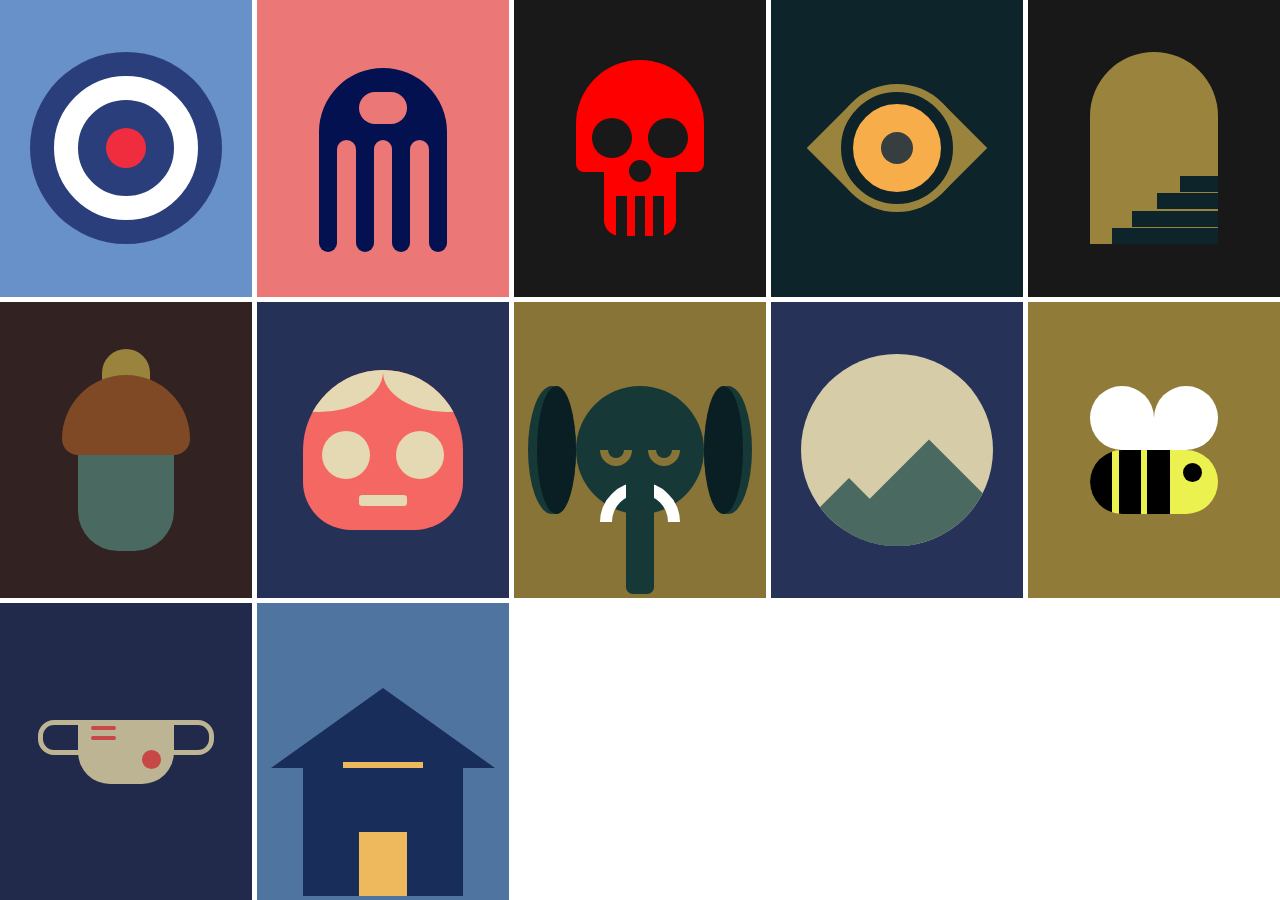
<file: custom-shapes/index.html>
<!DOCTYPE html>
<html lang="en">
    <head>
        <meta charset="UTF-8" />
        <meta name="viewport" content="width=device-width, initial-scale=1.0" />
        <meta name="author" content="Miroslav Popovich" />
        <meta name="description" content="MirosShapes" />
        <link
            rel="icon"
            href="https://res.cloudinary.com/diebeaf02/image/upload/v1698270643/Repos/codingIcon_wukdk4.png"
            type="image/x-icon" />
        <!-- STYLESHEET -->
        <link rel="stylesheet" href="./css/reset.css" />
        <link rel="stylesheet" href="./css/style.css" />
        <title>MirosShapes</title>
    </head>
    <body>
        <div class="shape-1">
            <span> </span>
            <span> </span>
            <span> </span>
        </div>
        <div class="shape-2">
            <div>
                <span></span>
                <span></span>
                <span></span>
                <span></span>
                <span></span>
                <span></span>
                <span></span>
                <span></span>
            </div>
        </div>
        <div class="shape-3">
            <div>
                <span></span>
                <span></span>
                <span></span>
            </div>
            <div>
                <span></span>
                <span></span>
                <span></span>
            </div>
        </div>
        <div class="shape-4">
            <span></span>
            <span></span>
            <span></span>
        </div>
        <div class="shape-5">
            <div>
                <span></span>
                <span></span>
                <span></span>
                <span></span>
            </div>
        </div>
        <div class="shape-6">
            <span></span>
            <span></span>
            <span></span>
        </div>
        <div class="shape-7">
            <div>
                <span></span>
                <span></span>
                <span></span>
                <span></span>
                <span></span>
            </div>
        </div>
        <div class="shape-8">
            <div></div>
            <div>
                <span></span>
                <span></span>
                <span></span>
            </div>
            <div></div>
            <div></div>
        </div>
        <div class="shape-9">
            <span></span>
        </div>
        <div class="shape-10">
            <div>
                <span></span>
                <span></span>
            </div>
            <div>
                <span></span>
                <span></span>
                <span></span>
                <span></span>
            </div>
        </div>
        <div class="shape-11">
            <div></div>
            <div>
                <span></span>
                <span></span>
                <span></span>
            </div>
            <div></div>
        </div>
        <div class="shape-12">
            <span></span>
            <span></span>
        </div>
    </body>
</html>
</file>
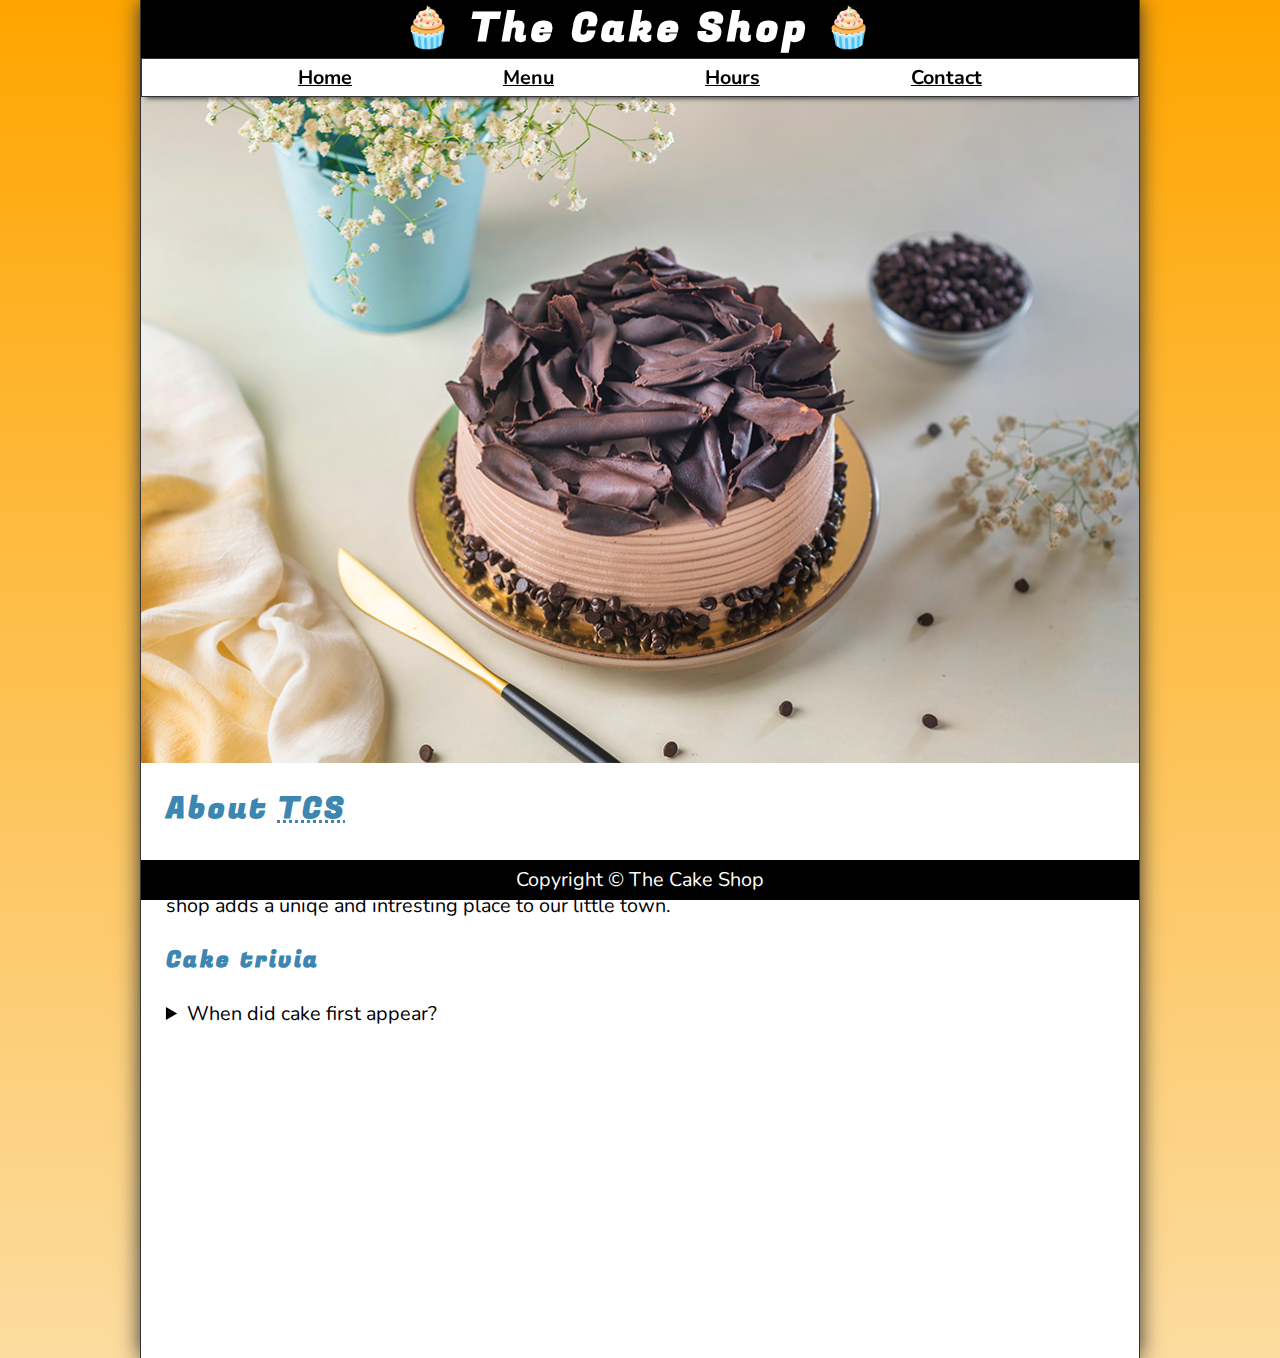
<file: cake-shop/about.html>
<!DOCTYPE html>
<html lang="en">
    <head>
        <meta charset="UTF-8" />
        <meta name="viewport" content="width=device-width, initial-scale=1.0" />
        <meta name="author" content="Miroslav Popovich" />
        <meta name="description" content="About The Cake shop" />
        <title>About The Cake shop</title>
        <link rel="icon" href="cake.png" type="image/x-icon" />
        <link rel="stylesheet" href="./css/style.css" />
    </head>
    <body>
        <header class="header">
            <h1 class="header__h1">The Cake Shop</h1>
            <nav class="header__nav">
                <ul class="header__ul">
                    <li>
                        <a href="/">Home</a>
                    </li>
                    <li>
                        <a href="/#menu">Menu</a>
                    </li>
                    <li>
                        <a href="hours.html">Hours</a>
                    </li>
                    <li>
                        <a href="contacts.html">Contact</a>
                    </li>
                </ul>
            </nav>
        </header>
        <section class="hero">
            <figure>
                <img
                    src="./img/delicious_cake.png"
                    alt="Cakes and Drinks"
                    title="We love cakes and drinks!"
                    width="1000"
                    height="667"
                />
                <figcaption class="offscreen">
                    Try our delicious cakes!
                </figcaption>
            </figure>
        </section>
        <main class="main">
            <article id="about" class="main__article about">
                <h2>About <abbr title="The Cake Shop">TCS</abbr></h2>
                <p>
                    <abbr title="The Cake Shop">LTS</abbr> was found in
                    <time datetime="2022">2023</time>. Our shop was built from
                    <strong>local group of cake makers</strong> 🧁🧁🧁. We hope
                    our cake shop adds a uniqe and intresting place to our
                    little town.
                </p>
                <aside class="about__trivia">
                    <h3>Cake trivia</h3>
                    <details>
                        <summary>When did cake first appear?</summary>
                        <p class="about__trivia-answer">
                            The history of cake dates back to ancient times. The
                            first cakes were very different from what we eat
                            today. They were more bread-like and sweetened with
                            honey. Nuts and dried fruits were often added.
                            According to the food historians, the ancient
                            Egyptians were the first culture to show evidence of
                            advanced baking skills. The Oxford English
                            Dictionary traces the English word cake back to the
                            13th century. It is a derivation of 'kaka', an Old
                            Norse word. Medieval European bakers often made
                            fruitcakes and gingerbread. These foods could last
                            for many months.
                        </p>
                        <p class="about__trivia-answer">
                            According to the food historians, the precursors of
                            modern cakes (round ones with icing) were first
                            baked in Europe sometime in the mid-17th century.
                            This is due to primarily to advances in technology
                            (more reliable ovens, manufacture/availability of
                            food molds) and ingredient availability (refined
                            sugar). At that time cake hoops--round molds for
                            shaping cakes that were placed on flat baking
                            trays--were popular. They could be made of metal,
                            wood or paper. Some were adjustable. Cake pans were
                            sometimes used. The first icing were usually a
                            boiled composition of the finest available sugar,
                            egg whites and [sometimes] flavorings. This icing
                            was poured on the cake. The cake was then returned
                            to the oven for a while. When removed the icing
                            cooled quickly to form a hard, glossy [ice-like]
                            covering. Many cakes made at this time still
                            contained dried fruits (raisins, currants, citrons).
                        </p>
                        <p class="about__trivia-answer">
                            It was not until the middle of the 19th century that
                            cake as we know it today (made with extra refined
                            white flour and baking powder instead of yeast)
                            arrived on the scene. A brief history of baking
                            powder. The Cassell's New Universal Cookery Book
                            [London, <time datetime="1894">1894</time>] contains
                            a recipe for layer cake, American (p.
                            <time datetime="1031">1031</time>). Butter-cream
                            frostings (using butter, cream, confectioners
                            [powdered] sugar and flavorings) began replacing
                            traditional boiled icings in first few decades 20th
                            century. In France, Antonin Careme [<time
                                datetime="1784"
                                >1784</time
                            >
                            - <time datetime="1833">1833</time>] is considered
                            THE premier historic chef of the modern pastry/cake
                            world. You will find references to him in French
                            culinary history books.
                        </p>
                        <p>
                            Source:
                            <cite>
                                <a
                                    href="https://www.foodtimeline.org/"
                                    target="_blank"
                                >
                                    The food timeline
                                </a>
                            </cite>
                        </p>
                    </details>
                </aside>
            </article>
        </main>
        <footer class="footer">
            <p>
                <span class="nowrap">Copyright &copy;</span>
                <span class="nowrap">The Cake Shop</span>
            </p>
        </footer>
    </body>
</html>
</file>
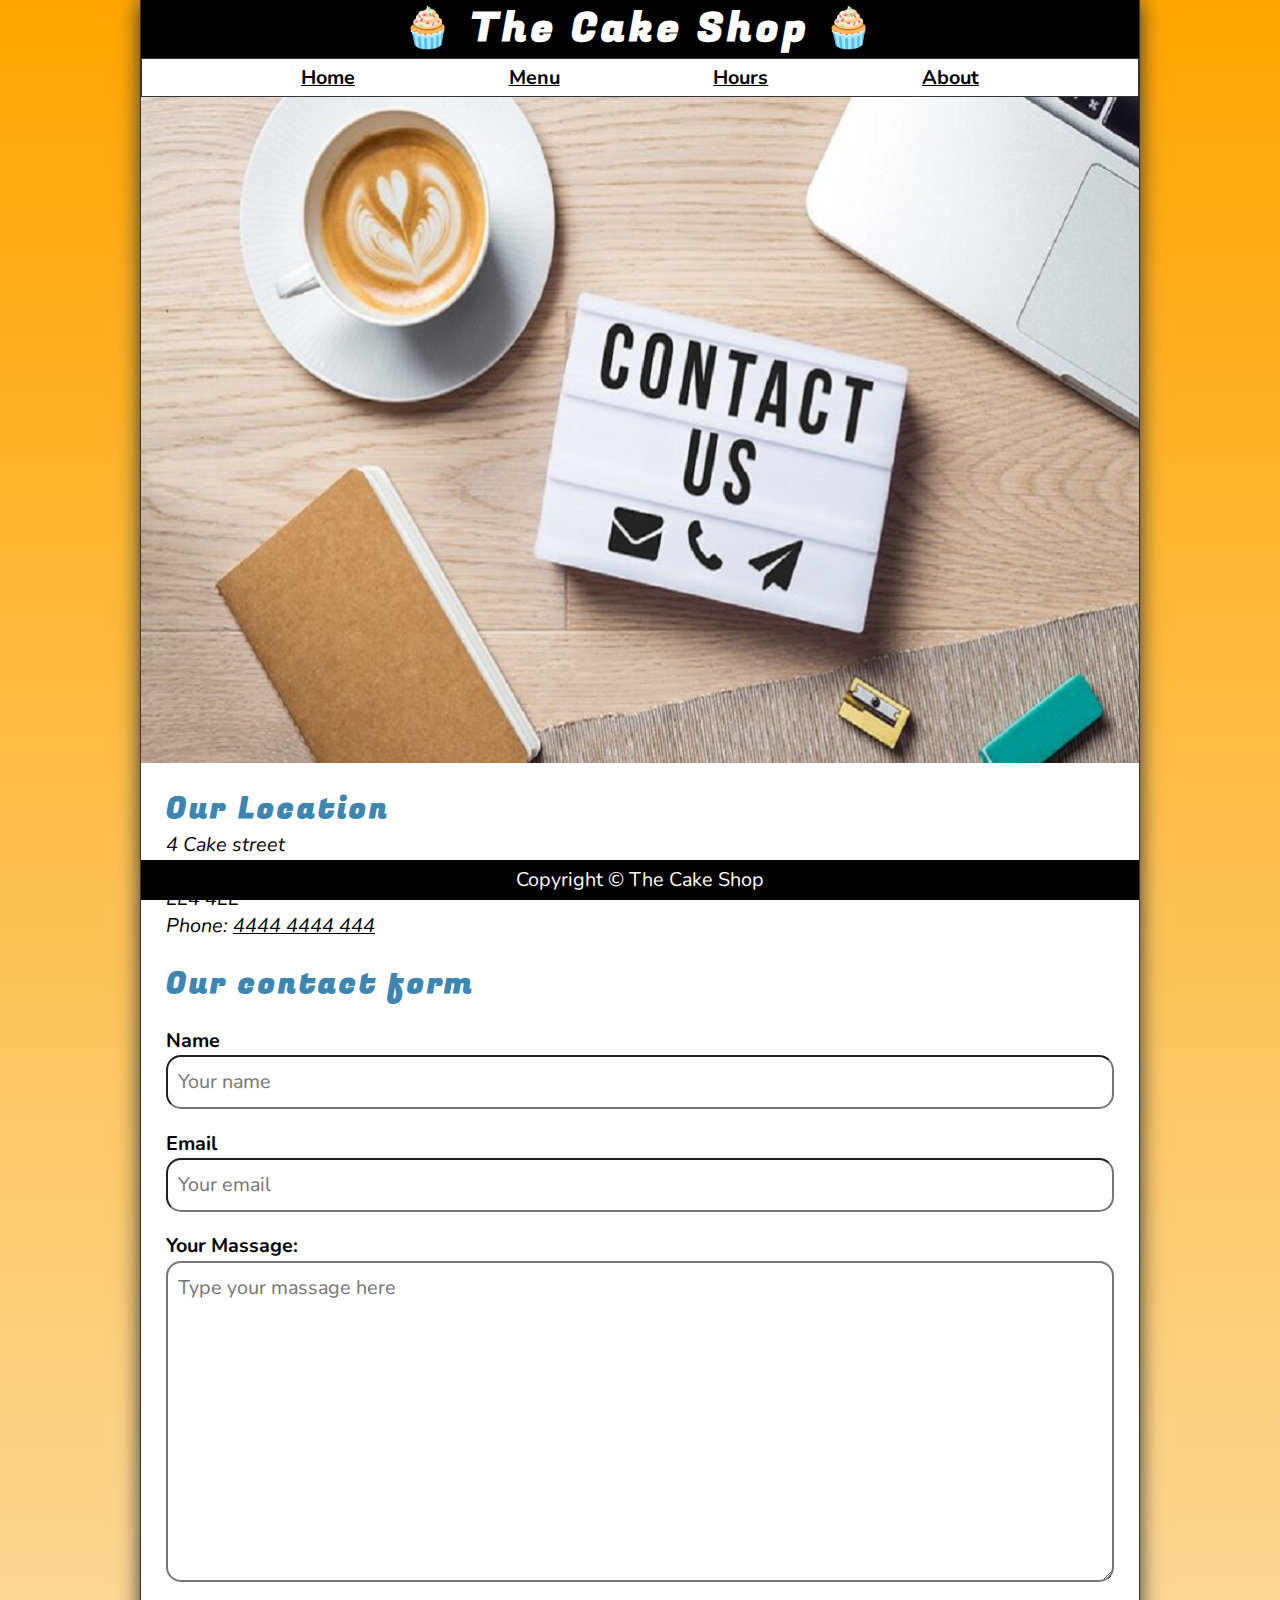
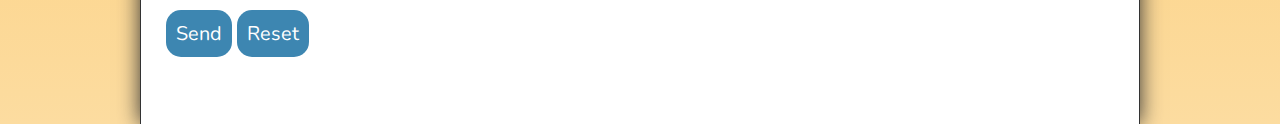
<file: cake-shop/contacts.html>
<!DOCTYPE html>
<html lang="en">
    <head>
        <meta charset="UTF-8" />
        <meta name="viewport" content="width=device-width, initial-scale=1.0" />
        <meta name="author" content="Miroslav Popovich" />
        <meta name="description" content="Cake shop Contact Information" />
        <title>Contact us - TCS</title>
        <link rel="icon" href="cake.png" type="image/x-icon" />
        <link rel="stylesheet" href="./css/style.css" />
    </head>
    <body>
        <header class="head">
            <h1 class="header__h1">The Cake Shop</h1>
            <nav class="header__nav">
                <ul class="header__ul">
                    <li>
                        <a href="/">Home</a>
                    </li>
                    <li>
                        <a href="/#menu">Menu</a>
                    </li>
                    <li>
                        <a href="hours.html">Hours</a>
                    </li>
                    <li>
                        <a href="about.html">About</a>
                    </li>
                </ul>
            </nav>
        </header>
        <section class="hero">
            <figure>
                <img
                    src="./img/cake_and_drinks_contact_us.png"
                    alt="Contact Us"
                    title="Do not hesitate to contact us!"
                    width="1000"
                    height="667"
                />
                <figcaption class="offscreen">
                    Do not hesitate to contact The Cake Shop!
                </figcaption>
            </figure>
        </section>
        <main class="main">
            <!--Our content-->
            <article class="main__article contact">
                <h2 class="contact__h2">Our Location</h2>
                <address>
                    4 Cake street <br />
                    London <br />
                    LL4 4LL <br />
                    Phone: <a href="tel:+44444444444">4444 4444 444</a>
                </address>
            </article>
            <article class="main__article contact">
                <h2 class="contact__h2">Our contact form</h2>
                <form
                    action="http://httpbin.org/get"
                    method="get"
                    class="contact_form"
                >
                    <fieldset class="contact__fieldset">
                        <legend class="offscreen">Send Us A Massage</legend>
                        <p class="contact__p">
                            <label class="contact__label" for="name">
                                Name
                            </label>
                            <input
                                class="contact__input"
                                type="text"
                                name="name"
                                id="name"
                                placeholder="Your name"
                                required
                            />
                        </p>
                        <p class="contact__p">
                            <label class="contact__label" for="name">
                                Email
                            </label>
                            <input
                                class="contact__input"
                                type="email"
                                name="email"
                                id="email"
                                placeholder="Your email"
                                required
                            />
                        </p>
                        <p class="contact__p">
                            <label class="contact__label" for="massage">
                                Your Massage:
                            </label>
                            <textarea
                                class="contact__textarea"
                                name="massage"
                                id="massage"
                                cols="30"
                                rows="10"
                                placeholder="Type your massage here"
                            ></textarea>
                        </p>
                    </fieldset>
                    <button class="contact__buttons" type="submit">Send</button>
                    <button class="contact__buttons" type="reset">Reset</button>
                </form>
            </article>
        </main>
        <footer class="footer">
            <p>
                <span class="nowrap">Copyright &copy;</span>
                <span class="nowrap">The Cake Shop</span>
            </p>
        </footer>
    </body>
</html>
</file>
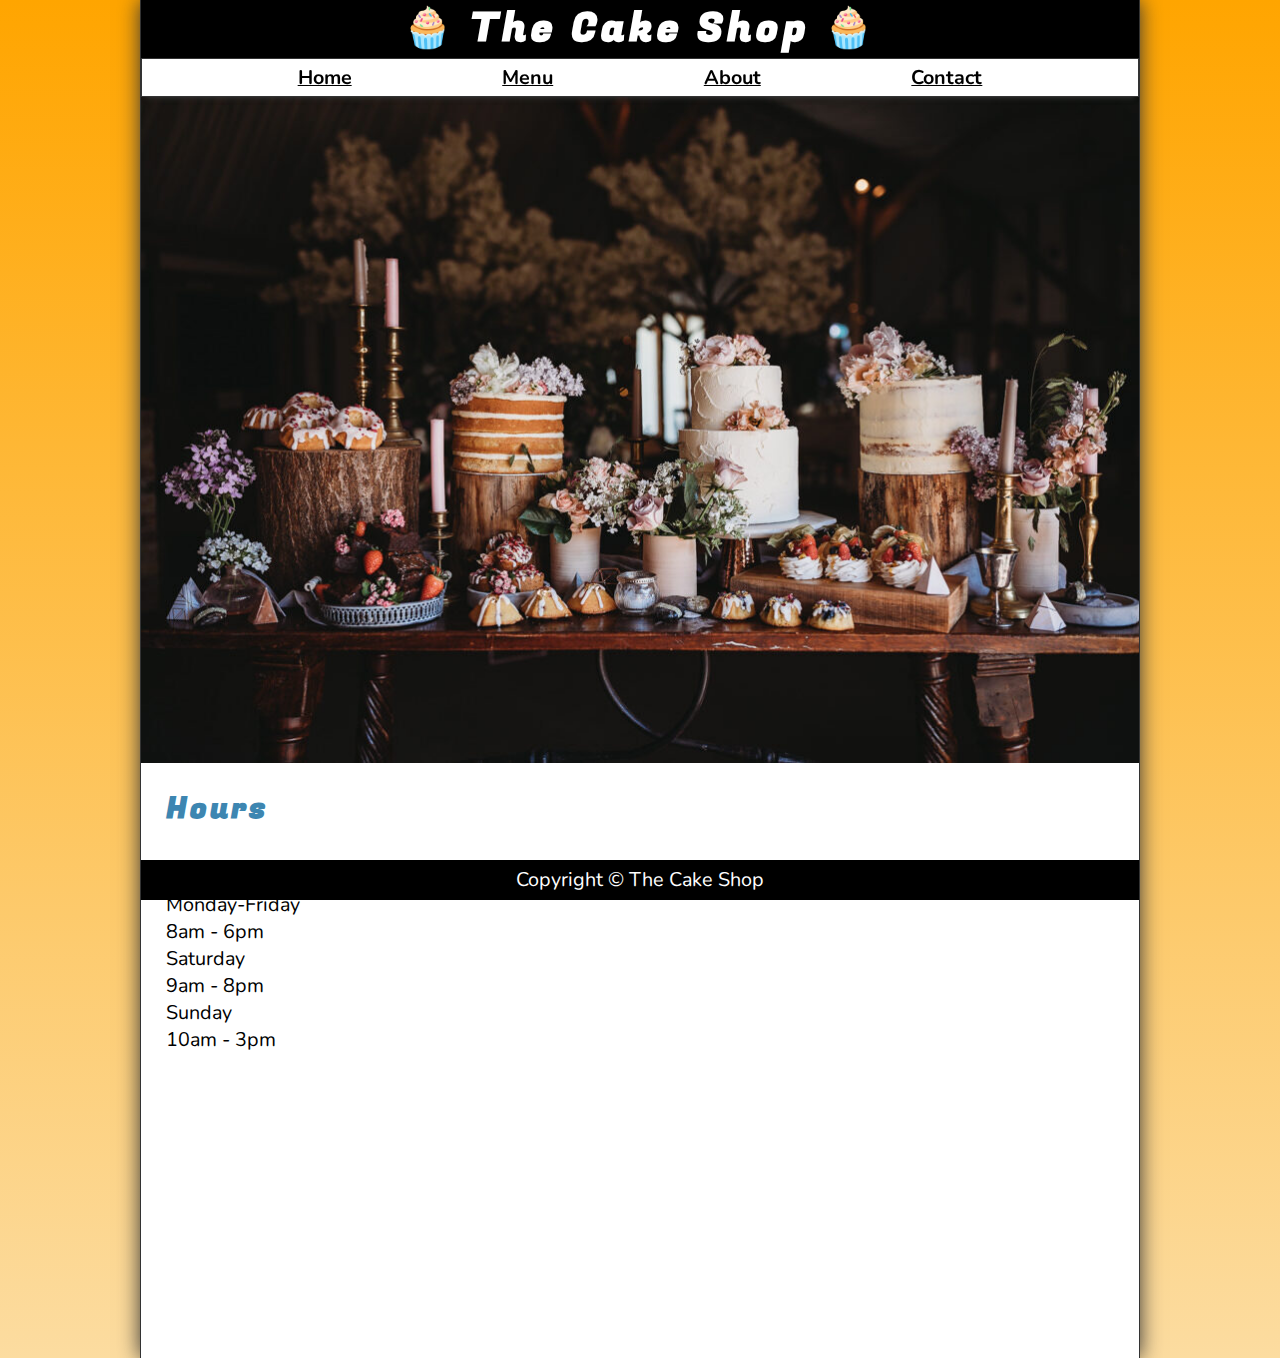
<file: cake-shop/hours.html>
<!DOCTYPE html>
<html lang="en">
    <head>
        <meta charset="UTF-8" />
        <meta name="viewport" content="width=device-width, initial-scale=1.0" />
        <meta name="author" content="Miroslav Popovich" />
        <meta name="description" content="The Cake shop Opening Hours" />
        <title>TCS Hours</title>
        <link rel="icon" href="cake.png" type="image/x-icon" />
        <link rel="stylesheet" href="./css/style.css" />
    </head>
    <body>
        <header class="header">
            <h1 class="header__h1">The Cake Shop</h1>
            <nav class="header__nav">
                <ul class="header__ul">
                    <li>
                        <a href="/">Home</a>
                    </li>
                    <li>
                        <a href="/#menu">Menu</a>
                    </li>
                    <li>
                        <a href="about.html">About</a>
                    </li>
                    <li>
                        <a href="contacts.html">Contact</a>
                    </li>
                </ul>
            </nav>
        </header>
        <section class="hero">
            <figure>
                <img
                    src="./img/cake_and_drinks_tray.png"
                    alt="A Tray of Cakes and Drinks"
                    title="We love trays of cakes and drinks!"
                    width="1000"
                    height="667"
                />
                <figcaption class="offscreen">
                    A Tray of Cakes and Drinks
                </figcaption>
            </figure>
        </section>

        <main class="main">
            <!--Our content-->
            <article class="main__article">
                <h2>Hours</h2>
                <p>We are open 7 days a week!</p>
                <dl>
                    <dt>Monday-Friday</dt>
                    <dd>8am - 6pm</dd>
                    <dt>Saturday</dt>
                    <dd>9am - 8pm</dd>
                    <dt>Sunday</dt>
                    <dd>10am - 3pm</dd>
                </dl>
            </article>
        </main>
        <footer class="footer">
            <p>
                <span class="nowrap">Copyright &copy;</span>
                <span class="nowrap">The Cake Shop</span>
            </p>
        </footer>
    </body>
</html>
</file>
<file: custom-shapes/css/style.css>
body {
    width: 100vw;
    height: 100vh;
    display: grid;
    grid-template-columns: repeat(5, 1fr);
    gap: 0.3rem;
}

body > div {
    position: relative;
    display: flex;
    justify-content: center;
    align-items: center;
    background: #333;
    min-height: 18rem;
}

/* ------------ SHAPE-1 ------------ */
.shape-1 {
    background-color: #6890c9;
}

.shape-1 span:nth-child(1) {
    width: 12rem;
    height: 12rem;
    background-color: #293e7a;
    border-radius: 50%;
}

.shape-1 span:nth-child(2) {
    width: 9rem;
    height: 9rem;
    border-radius: 50%;
    background-color: #293e7a;
    z-index: 1;
    border: 1.5rem solid white;
    position: absolute;
}

.shape-1 span:nth-child(3) {
    width: 2.5rem;
    height: 2.5rem;
    border-radius: 50%;
    background-color: #f02d3f;
    z-index: 2;
    position: absolute;
}

/* ------------ SHAPE-2 ------------ */
.shape-2 {
    background-color: #eb7776;
}

.shape-2 div {
    width: 8rem;
    height: 10rem;
    background-color: #041150;
    border-radius: 4rem 4rem 0 0;
    display: flex;
    align-items: end;
    position: relative;
}

.shape-2 div span {
    width: 100%;
    height: 7rem;
    background-color: #eb7776;
    transform: translateY(0.5rem);
    border-radius: 1rem;
    margin-bottom: -1rem;
}

.shape-2 div span:nth-child(odd) {
    background-color: #041150;
}
.shape-2 div span:last-child {
    background-color: #eb7776;
    position: absolute;
    width: 3rem;
    height: 2rem;
    bottom: 8rem;
    left: 2.5rem;
}

/* ------------ SHAPE-3 ------------ */
.shape-3 {
    background-color: #191919;
    flex-direction: column;
}
.shape-3 div:first-child {
    width: 8rem;
    height: 7rem;
    background-color: red;
    display: flex;
    align-items: center;
    justify-content: center;
    gap: 1rem;
    border-radius: 4rem 4rem 0.5rem 0.5rem;
    position: relative;
}

.shape-3 div:first-child span {
    width: 2.5rem;
    height: 2.5rem;
    background-color: #191919;
    border-radius: 50%;
    margin-top: 2.7rem;
}

.shape-3 div:first-child span:nth-child(2) {
    width: 1.4rem;
    height: 1.4rem;
    position: absolute;
    bottom: -0.6rem;
    z-index: 1;
}
.shape-3 div:last-child {
    width: 4.5rem;
    height: 4rem;
    background-color: red;
    display: flex;
    justify-content: center;
    align-items: end;
    gap: 0.5rem;
    border-radius: 0 0 1rem 1rem;
}
.shape-3 div:last-child span {
    background-color: #191919;
    width: 0.65rem;
    height: 2.5rem;
}

/* ------------ SHAPE-4 ------------ */
.shape-4 {
    background-color: #0c242a;
}

.shape-4 span:nth-child(1) {
    width: 8rem;
    height: 8rem;
    background-color: #9a833d;
    border-radius: 50%;
    display: flex;
    align-items: center;
    position: relative;
}
.shape-4 span:nth-child(1)::before,
.shape-4 span:nth-child(1)::after {
    content: "";
    width: 4rem;
    height: 4rem;
    background-color: #9a833d;
    transform: rotate(45deg);
    position: absolute;
}
.shape-4 span:nth-child(1)::before {
    left: -0.8rem;
}
.shape-4 span:nth-child(1)::after {
    right: -0.8rem;
}

.shape-4 span:nth-child(2) {
    width: 7rem;
    height: 7rem;
    background-color: #f6ad4a;
    position: absolute;
    border-radius: 50%;
    border: 0.8rem solid #0e2229;
}
.shape-4 span:nth-child(3) {
    width: 2rem;
    height: 2rem;
    background-color: #373e3f;
    position: absolute;
    border-radius: 50%;
}

/* ------------ SHAPE-5 ------------ */
.shape-5 {
    background-color: #181818;
}

.shape-5 div {
    width: 8rem;
    height: 12rem;
    background-color: #9a833d;
    border-radius: 4rem 4rem 0 0;
    display: flex;
    flex-direction: column;
    gap: 0.2rem;
    position: relative;
}

.shape-5 div span {
    background-color: #0c242a;
    height: 1rem;
    width: 2rem;
    position: absolute;
    bottom: 0;
    right: 0;
}

.shape-5 div span:nth-child(1) {
    width: 2.4rem;
    margin-bottom: 3.3rem;
}
.shape-5 div span:nth-child(2) {
    width: 3.8rem;
    margin-bottom: 2.2rem;
}
.shape-5 div span:nth-child(3) {
    width: 5.4rem;
    margin-bottom: 1.1rem;
}
.shape-5 div span:nth-child(4) {
    width: 6.6rem;
}

/* ------------ SHAPE-6 ------------ */

.shape-6 {
    background-color: #322221;
    flex-direction: column;
}

.shape-6 span:nth-child(1) {
    width: 3rem;
    height: 3rem;
    background-color: #9a833d;
    border-radius: 2rem 2rem 0 0;
    margin-bottom: -1.4rem;
}
.shape-6 span:nth-child(2) {
    width: 8rem;
    height: 5rem;
    background-color: #7e4924;
    border-radius: 4rem 4rem 1rem 1rem;
}
.shape-6 span:nth-child(3) {
    width: 6rem;
    height: 6rem;
    background-color: #4a6a61;
    border-radius: 0 0 2.5rem 2.5rem;
}

/* ------------ SHAPE-7 ------------ */

.shape-7 {
    background-color: #263157;
}

.shape-7 div {
    width: 10rem;
    height: 10rem;
    background-color: #f56762;
    border-radius: 5rem 5rem 3rem 3rem;
    display: grid;
    grid-template-columns: 1fr 1fr;
    justify-content: center;
    justify-items: center;
    align-items: start;
    position: relative;
    overflow: hidden;
}

.shape-7 div span {
    background-color: #e4d9b3;
}
.shape-7 div span:nth-child(1),
.shape-7 div span:nth-child(2) {
    width: 8rem;
    height: 5rem;
    border-radius: 50%;
    margin-top: -2.4rem;
}

.shape-7 div span:nth-child(3),
.shape-7 div span:nth-child(4) {
    width: 3rem;
    height: 3rem;
    border-radius: 50%;
    margin-bottom: 2rem;
}

.shape-7 div span:nth-child(3) {
    margin-left: 3.4rem;
}
.shape-7 div span:nth-child(4) {
    margin-left: -3.4rem;
}
.shape-7 div span:nth-child(5) {
    width: 3rem;
    height: 0.7rem;
    border-radius: 0.2rem;
    position: absolute;
    bottom: 1.5rem;
}

/* ------------ SHAPE-8 ------------ */

.shape-8 {
    background-color: #887436;
}

.shape-8 div:nth-child(2) {
    width: 8rem;
    height: 8rem;
    background-color: #163937;
    border-radius: 50%;
    z-index: 2;
    position: relative;
    display: flex;
    justify-content: center;
    align-items: center;
    gap: 1rem;
}
.shape-8 div:nth-child(2) span {
    width: 2rem;
    height: 2rem;
    border-radius: 50%;
    background-color: #163937;
    border: 0.55rem solid #887436;
}
.shape-8 div:nth-child(2)::before {
    content: "";
    width: 80%;
    height: 1.2rem;
    background-color: #163937;
    position: absolute;
    top: 35%;
}

.shape-8 div:nth-child(2)::after {
    content: "";
    width: 5rem;
    height: 5rem;
    position: absolute;
    bottom: -3rem;
    border-radius: 50%;
    border: 0.8rem solid transparent;
    border-top-color: white;
    border-left-color: white;
    transform: rotate(45deg);
}

.shape-8 div:nth-child(3),
.shape-8 div:nth-child(1) {
    position: relative;
    width: 3rem;
    height: 8rem;
    background-color: #163937;
    border-radius: 50%;
}
.shape-8 div:nth-child(3)::before,
.shape-8 div:nth-child(1)::before {
    content: "";
    width: 82%;
    height: 100%;
    background-color: #0a1f24;
    border-radius: 50%;
    position: absolute;
    right: 0;
}
.shape-8 div:nth-child(3)::before {
    left: 0;
}

.shape-8 div:nth-child(2) span:nth-child(3) {
    width: 1.7rem;
    height: 8rem;
    background-color: #163937;
    position: absolute;
    top: 5rem;
    z-index: 3;
    border: none;
    border-radius: 2rem 2rem 1rem 1rem;
}

/* ------------ SHAPE-9 ------------ */
.shape-9 {
    background-color: #273258;
}

.shape-9 span {
    width: 12rem;
    height: 12rem;
    background-color: #d6cca8;
    border-radius: 50%;
    position: relative;
    overflow: hidden;
}

.shape-9 span::before {
    content: "";
    width: 6rem;
    height: 6rem;
    background-color: #4a6a61;
    position: absolute;
    transform: rotate(45deg);
    bottom: -3rem;
}

.shape-9 span::after {
    content: "";
    width: 8rem;
    height: 8rem;
    background-color: #4a6a61;
    position: absolute;
    transform: rotate(45deg);
    bottom: -3rem;
    right: 0;
}

/* ------------ SHAPE-10 ------------ */

.shape-10 {
    background-color: #907b39;
    flex-direction: column;
}

.shape-10 div:first-child {
    display: flex;
    align-items: end;
    justify-content: center;
    position: relative;
}

.shape-10 div:first-child::after {
    content: "";
    width: 4rem;
    height: 2rem;
    background-color: white;
    position: absolute;
    bottom: 0;
}

.shape-10 div:first-child span {
    width: 4rem;
    height: 4rem;
    border-radius: 50%;
    background-color: white;
}
.shape-10 div:last-child {
    width: 8rem;
    height: 4rem;
    border-radius: 3rem;
    background-color: #ebf14f;
    display: flex;
    gap: 0.4rem;
    justify-content: start;
    position: relative;
    overflow: hidden;
}

.shape-10 div:last-child span {
    background-color: black;
    height: 100%;
    width: 1.4rem;
}

.shape-10 div:last-child span:last-child {
    height: 1.2rem;
    width: 1.2rem;
    border-radius: 50%;
    position: absolute;
    right: 1rem;
    top: 0.8rem;
}

/* ------------ SHAPE-11 ------------ */
.shape-11 {
    background-color: #212a4b;
}

.shape-11 div:nth-child(2) {
    background-color: #bdb494;
    width: 6rem;
    height: 4rem;
    border-radius: 0 0 2rem 2rem;
    display: flex;
    flex-direction: column;
    align-items: flex-start;
    justify-content: start;
    padding: 0 0.8rem;
}

.shape-11 div:nth-child(2) span {
    background-color: #c74846;
    width: 1.6rem;
    height: 0.25rem;
    border-radius: 5px;
}
.shape-11 div:nth-child(2) span:nth-child(1) {
    margin: 0.4rem 0;
}
.shape-11 div:nth-child(2) span:nth-child(3) {
    width: 1.2rem;
    height: 1.2rem;
    border-radius: 50%;
    align-self: end;
    margin-top: 0.6rem;
    z-index: 1;
}
.shape-11 div:nth-child(1),
.shape-11 div:nth-child(3) {
    width: 3.5rem;
    height: 2.2rem;
    border: 5px solid #bdb494;
    margin-top: -1.8rem;
}
.shape-11 div:nth-child(1) {
    border-radius: 1rem 0 0 1rem;
    margin-right: -1rem;
}

.shape-11 div:nth-child(3) {
    border-radius: 0 1rem 1rem 0;
    margin-left: -1rem;
}

/* ------------ SHAPE-12 ------------ */
.shape-12 {
    background-color: #5074a0;
    flex-direction: column;
}

.shape-12 span:first-child {
    width: 10rem;
    height: 10rem;
    border-left: 7rem solid transparent;
    border-right: 7rem solid transparent;
    border-bottom: 5rem solid #192d5a;
    position: relative;
}

.shape-12 span:first-child::before {
    content: "";
    width: 5rem;
    height: 6px;
    background-color: #eeb95d;
    position: absolute;
    bottom: -5rem;
    left: calc(50% - 2.5rem);
}
.shape-12 span:last-child {
    width: 10rem;
    height: 8rem;
    background-color: #192d5a;
    position: relative;
}

.shape-12 span:last-child::after {
    content: "";
    width: 3rem;
    height: 4rem;
    background-color: #eeb95d;
    position: absolute;
    bottom: 0;
    left: calc(50% - 1.5rem);
}

@media screen and (max-width: 992px) {
    body {
        grid-template-columns: repeat(3, 1fr);
    }
}
@media screen and (max-width: 700px) {
    body {
        grid-template-columns: 1fr 1fr;
    }
}
@media screen and (max-width: 500px) {
    body {
        grid-template-columns: 1fr;
    }
}
</file>
<file: cake-shop/css/style.css>
@import url("https://fonts.googleapis.com/css2?family=Fugaz+One&family=Nunito&display=swap");

/* || RESET */
*,
*::after,
*::before {
    margin: 0;
    padding: 0;
    box-sizing: border-box;
}

img {
    display: block;
    max-width: 100%;
    height: auto;
}

input,
button,
textarea {
    font: inherit;
}

/* || VARIABLES */

:root {
    /* FONTS */
    --FF: "Nunito", sans-serif;
    --FF-HEADINGS: "Fugaz One", cursive;
    --FS: clamp(1rem, 2.2vh, 1.5rem);

    /* COLORS */
    --BGCOLOR-FADE: rgb(252, 220, 160);
    --BGCOLOR: orange;
    --BGIMAGE: linear-gradient(to bottom, var(--BGCOLOR), var(--BGCOLOR-FADE));
    --BODY-BGCOLOR: #fff;
    --BORDER-COLOR: #333;
    --FONT-COLOR: #000;
    --HEADER_BGCOLOR: #000;
    --HEADER-COLOR: #fff;
    --HERO-BGCOLOR: rgba(61, 134, 177, 0.75);
    --HERO-COLOR: #fff;
    --HIGHLIGHT-COLOR: #3d86b1;
    --LINK-ACTIVE: orange;
    --LINK-COLOR: #000;
    --LINK-HOVER: hsla(0, 0%, 0%, 0.6);
    --NAV-BGCOLOR: #fff;

    /* BORDERS */
    --BORDERS: 1px solid var(--BORDER-COLOR);
    --BORDER-RADIOS: 15px;

    /* STANDARD PADDING */
    --PADDING-TB: 0.25em;
    --PADDING-SIDE: 2.5%;

    /* STANDARD MARGIN*/
    --MARGIN: clamp(1em, 2.5vh, 1.5em) 0;
}

@media (prefers-color-scheme: dark) {
    :root {
        --BGCOLOR-FADE: #6b6a58;
        --BGCOLOR: #5d5e59;
        --BODY-BGCOLOR: #333;
        --FONT-COLOR: #69583c;
        --HEADER-COLOR: whitesmoke;
        --HERO-COLOR: whitesmoke;
        --LINK-COLOR: whitesmoke;
        --LINK-HOVER: #3d86b1;
        --NAV-BGCOLOR: #333;
    }
    .contact__input,
    .contact__textarea {
        background-color: #333;
    }
}
/* || UTILITY CLASSES */

.offscreen {
    position: absolute;
    left: -10000px;
}

.nowrap {
    white-space: nowrap;
}

.center {
    text-align: center;
}

/* || GENERAL STYLES */

html {
    scroll-behavior: smooth;
    font-size: var(--FS);
    font-family: var(--FF);
    background-color: var(--BGCOLOR);
    background-image: var(--BGIMAGE);
}

body {
    background-color: var(--BODY-BGCOLOR);
    color: var(--FONT-COLOR);
    min-height: 100vh;
    max-width: 1000px;
    margin: auto;
    border-left: var(--BORDERS);
    border-right: var(--BORDERS);
    box-shadow: 0 0 20px var(--BORDER-COLOR);
}

h1,
h2,
h3 {
    font-family: var(--FF-HEADINGS);
    letter-spacing: 0.1em;
}

h2,
h3 {
    margin-bottom: 1em;
    color: var(--HIGHLIGHT-COLOR);
}

p {
    line-height: 1.5;
}

a:any-link {
    color: var(--LINK-COLOR);
}

a:hover,
a:focus-visible {
    color: var(--LINK-HOVER);
}

a:active {
    color: var(--LINK-ACTIVE);
}

/* || HEADER */

.header {
    position: sticky;
    top: 0;
    z-index: 1;
}

.header__h1 {
    text-align: center;
    background-color: var(--HEADER_BGCOLOR);
    color: var(--HEADER-COLOR);
    padding: var(--PADDING-TB), var(--PADDING-SIDE);
}

.header__nav {
    background-color: var(--NAV-BGCOLOR);
    border: var(--BORDERS);
    font-weight: bold;
    box-shadow: 0 6px 5px -5px var(--BORDER-COLOR);
}

.header__ul {
    padding: var(--PADDING-TB) var(--PADDING-SIDE);
    list-style-type: none;
    display: flex;
    justify-content: space-evenly;
    gap: 1rem;
}

/* || HERO*/

.hero {
    position: relative;
}

.hero__h2 {
    background-color: var(--HERO-BGCOLOR);
    color: var(--HERO-COLOR);
    padding: 0.25em 0.5em;
    letter-spacing: 0.1rem;
    text-shadow: 2px 2px 5px var(--BORDER-COLOR);
    position: absolute;
    top: -100px;
    left: 20px;
    animation: showWelcome 0.5s ease-in-out 0.5s forwards;
}

@keyframes showWelcome {
    0% {
        top: -20px;
        transform: skew(0deg, -5deg) scaleY(0);
    }

    80% {
        top: 30px;
        transform: skew(10deg, -5deg) scaleY(1.2);
    }

    100% {
        top: 20px;
        transform: skew(-10deg, -5deg) scaleY(1);
    }
}

/* || FOOTER */

.footer {
    position: sticky;
    bottom: 0;
    background-color: var(--HEADER_BGCOLOR);
    color: var(--HEADER-COLOR);
    padding: var(--PADDING-TB) var(--PADDING-SIDE);
    text-align: center;
}

/* || MAIN */

.main {
    padding: var(--PADDING-TB) var(--PADDING-SIDE);
}

.main__article {
    scroll-margin-top: 6.5rem;
    margin: var(--MARGIN);
}

.main__article:first-child {
    margin-top: 1em;
}

.main__article:last-child {
    min-height: calc(100vh - 20rem);
}

/* || ABOUT */

.about__trivia {
    margin: var(--MARGIN);
}

.about__trivia-answer {
    margin-top: 1em;
}

/* || CONTACT */

.contact__h2 {
    margin: 0;
}

.contact__fieldset {
    border: none;
}

.contact__p {
    margin: 1em 0;
}

.contact__label {
    display: block;
    font-weight: bold;
}

.contact__input,
.contact__textarea {
    padding: 0.5em;
    border-radius: var(--BORDER-RADIOS);
    border-width: 2px;
    width: 100%;
}

.contact__buttons {
    padding: 0.5em;
    border-radius: var(--BORDER-RADIOS);
    background-color: var(--HIGHLIGHT-COLOR);
    color: var(--HEADER-COLOR);
    border: none;
    cursor: pointer;
}

.contact__buttons:hover {
    background-color: var(--HERO-BGCOLOR);
}

/* || MENU */

thead,
tbody,
tfoot,
tr {
    display: contents;
}

.menu__container {
    display: grid;
    grid-template-columns: repeat(3, 1fr);
    grid-template-areas:
        "hd1 hd2 hd3"
        "ch ch1 ch1p"
        "ch ch2 ch2p"
        "ch ch3 ch3p"
        "fc fc1 fc1p"
        "fc fc2 fc2p"
        "fc fc3 fc3p"
        "p p1 p1p"
        "p p2 p2p"
        "p p3 p3p"
        "tc tc tc";
    gap: 0.1em;
    margin-bottom: 1em;
}

.menu__ch {
    grid-area: ch;
}

.menu__fc {
    grid-area: fc;
}

.menu__p {
    grid-area: p;
}

.menu__tc {
    grid-area: tc;
}

.menu__ch,
.menu__fc,
.menu__p,
.menu__tc,
.menu__header {
    color: var(--HIGHLIGHT-COLOR);
    font-weight: bold;
    height: 100%;
    display: grid;
    place-content: center;
}

.menu__header,
.menu__item {
    width: 100%;
    padding: 1em;
    border: medium ridge var(--BORDER-COLOR);
}

.menu__item {
    display: grid;
    place-content: center;
}

thead th:first-child {
    border-top-left-radius: var(--BORDER-RADIOS);
}

thead th:last-child {
    border-top-right-radius: var(--BORDER-RADIOS);
}

tfoot td {
    border-bottom-left-radius: var(--BORDER-RADIOS);
    border-bottom-right-radius: var(--BORDER-RADIOS);
}

@media screen and (min-width: 576px) {
    .header__h1::before {
        content: "🧁 ";
    }
    .header__h1::after {
        content: " 🧁";
    }

    .menu__header,
    .menu__ch,
    .menu__fc,
    .menu__p,
    .menu__tc {
        font-size: 125%;
    }
}
</file>
